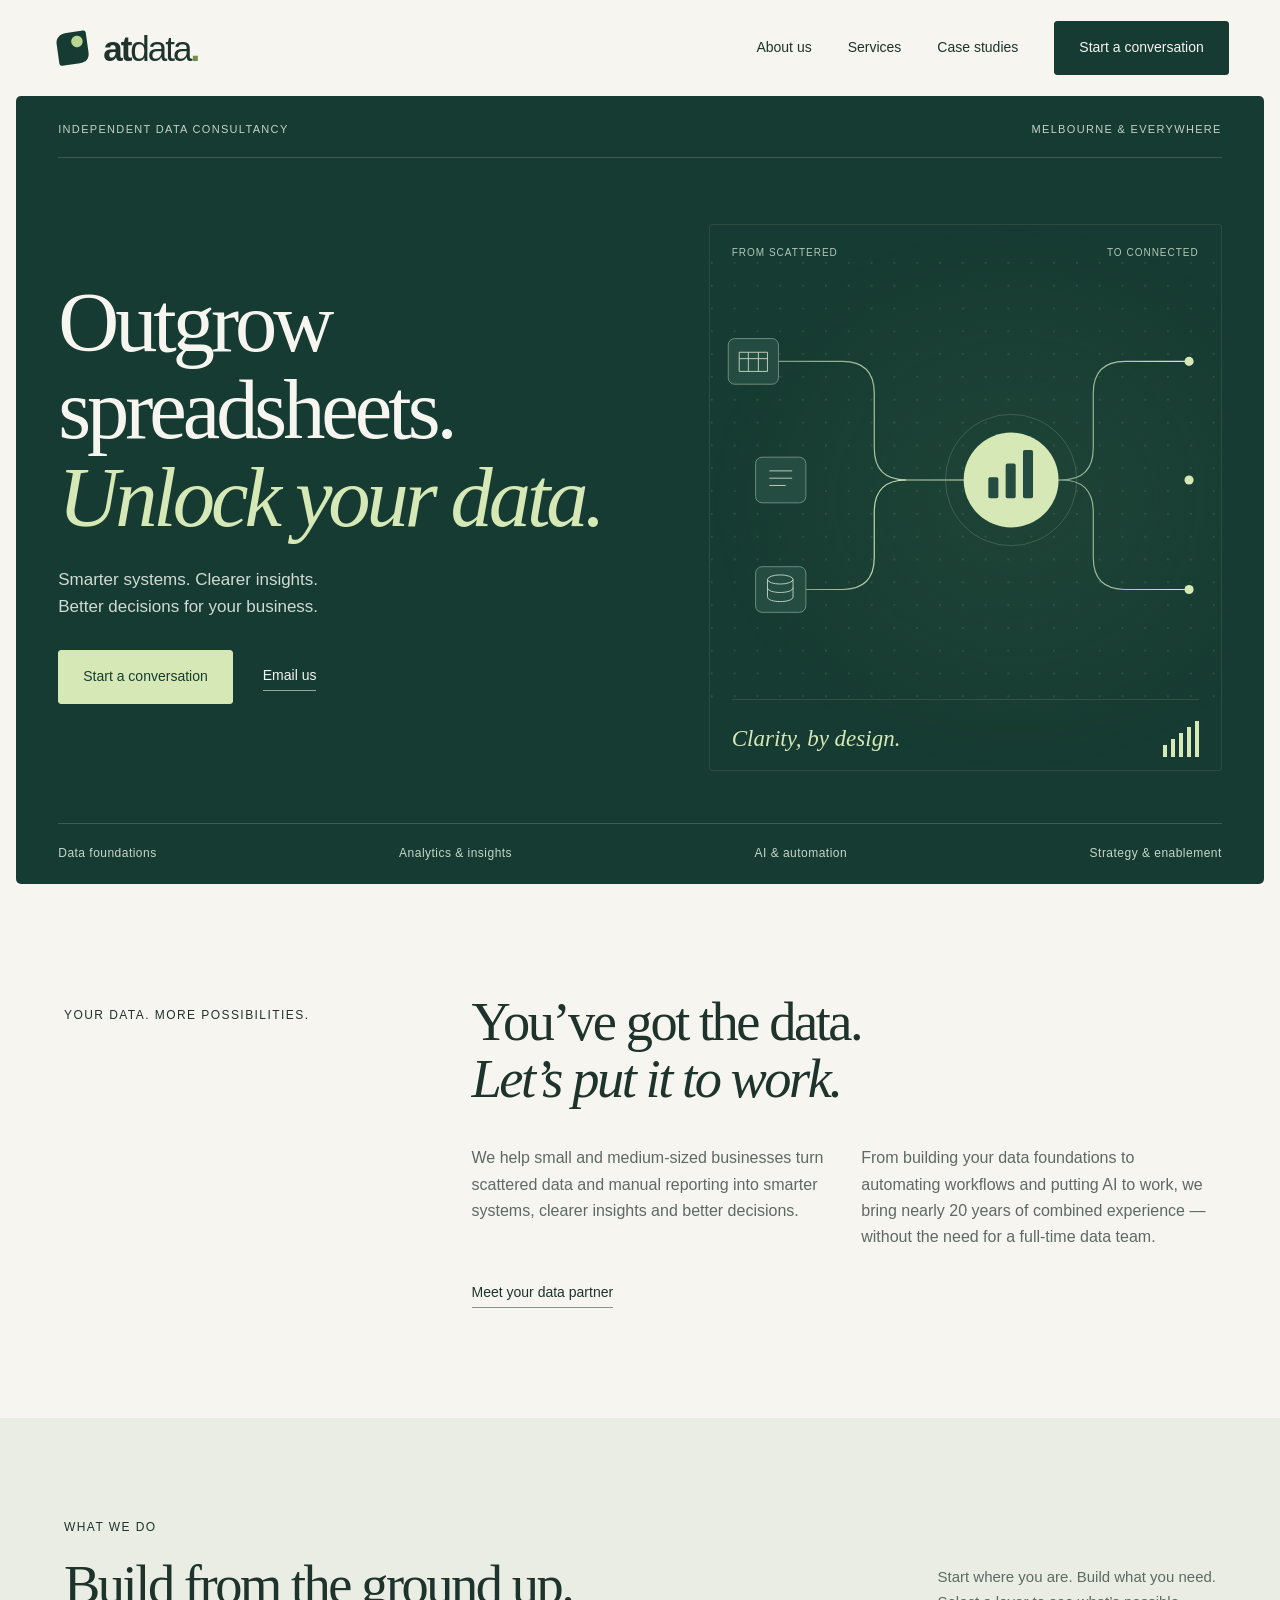
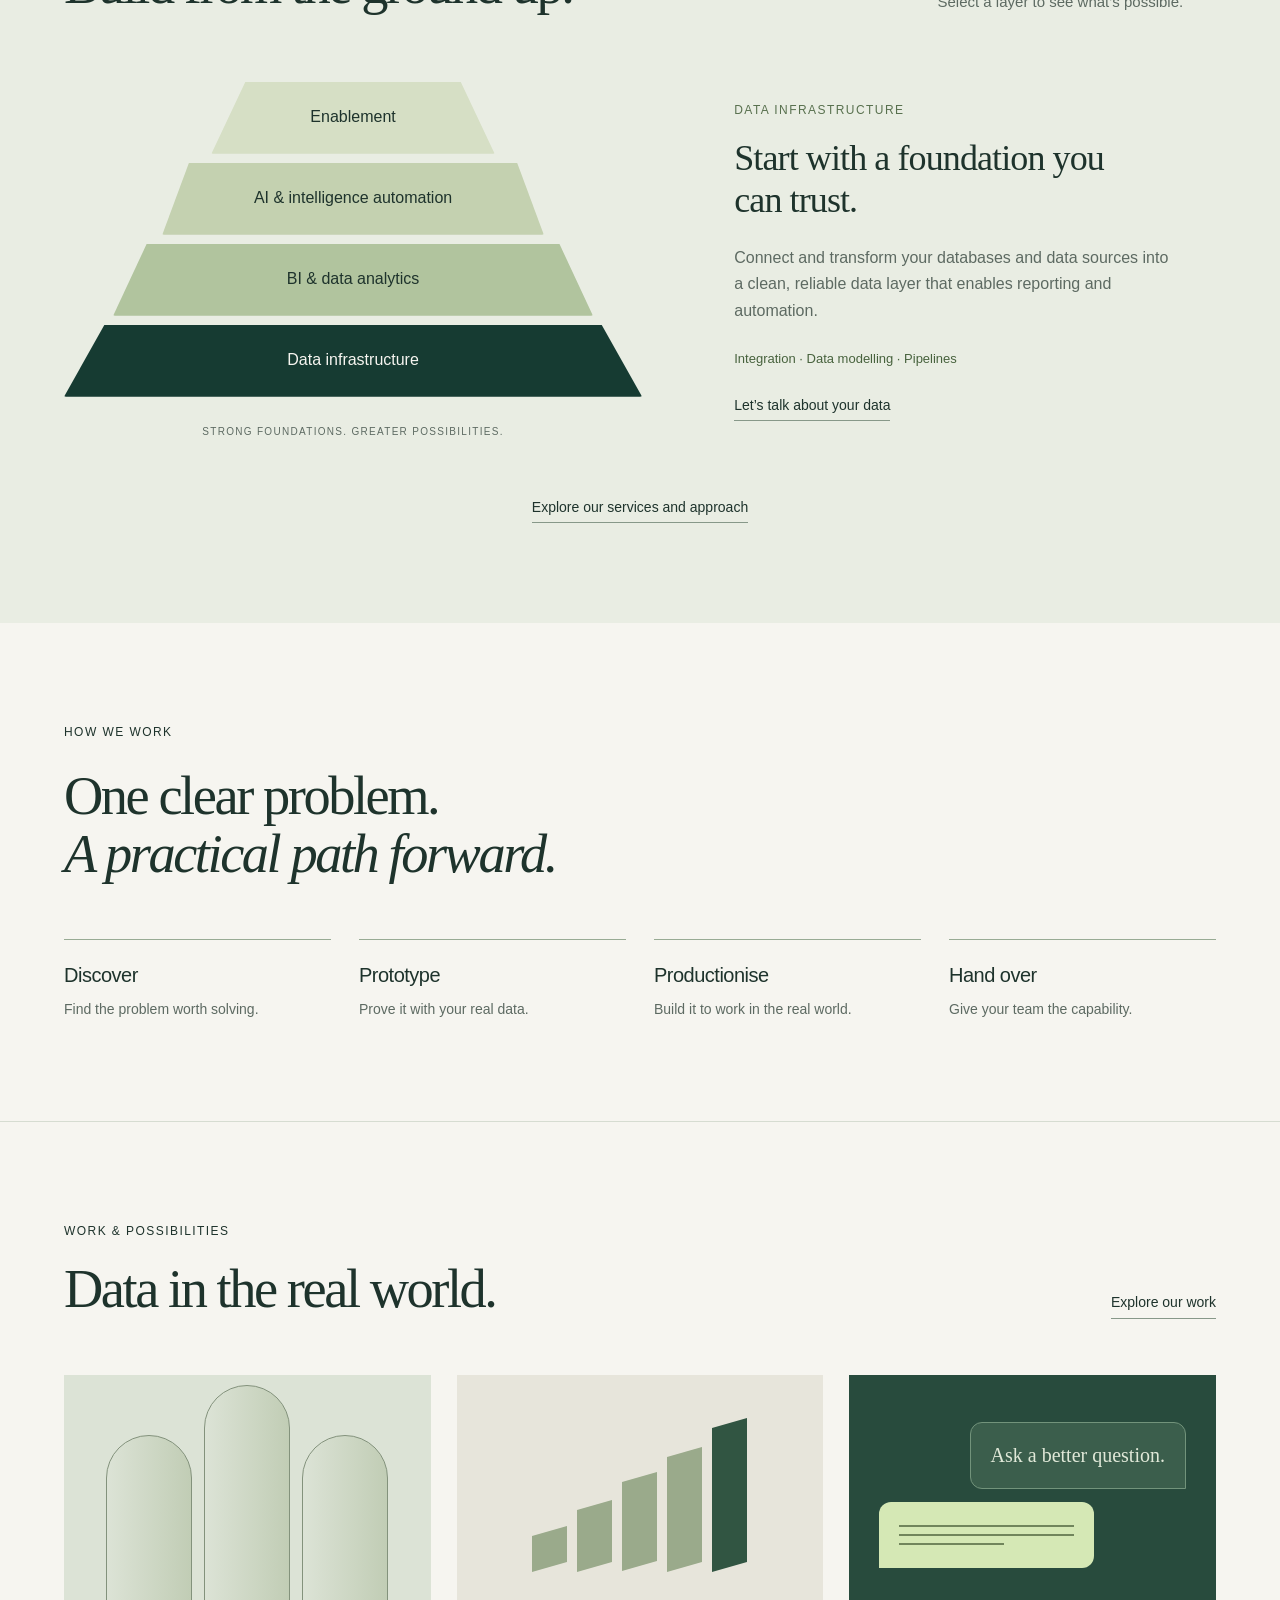
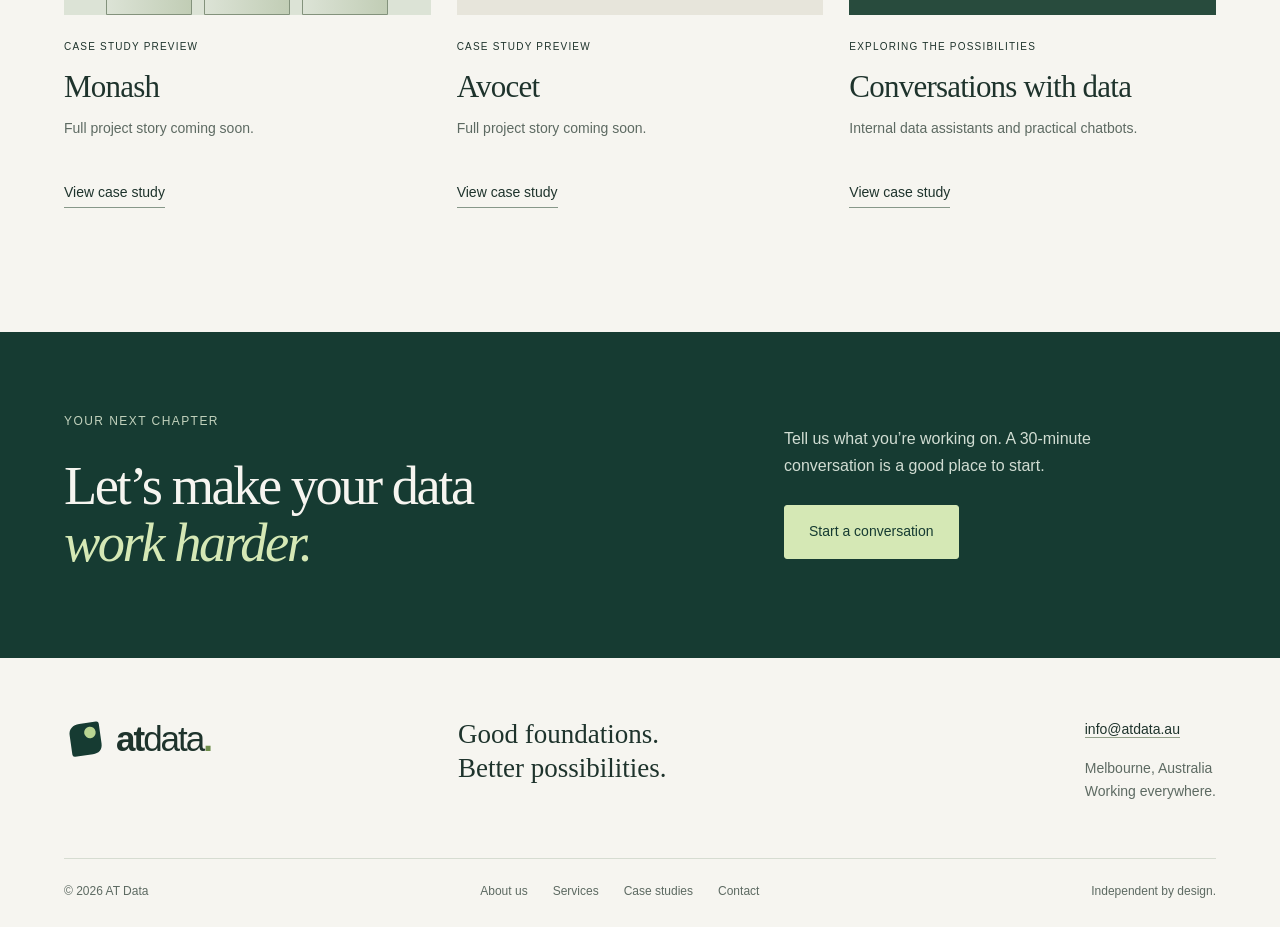
<file: index.html>
<!doctype html><html lang="en-AU"><head><meta charset="utf-8"><meta name="viewport" content="width=device-width, initial-scale=1"><title>AT Data — Outgrow spreadsheets. Unlock your data.</title><meta name="description" content="Independent Melbourne data consultancy helping small and medium-sized businesses with data foundations, analytics and practical AI."><meta name="theme-color" content="#163b32"><link rel="icon" href="./favicon.svg" type="image/svg+xml"><meta property="og:title" content="AT Data — Outgrow spreadsheets. Unlock your data."><meta property="og:description" content="Independent Melbourne data consultancy helping small and medium-sized businesses with data foundations, analytics and practical AI."><meta property="og:type" content="website"><link rel="stylesheet" href="./style.css"><script src="./case-studies.js" defer></script><script src="./site.js" defer></script></head><body><a class="skip" href="#main">Skip to content</a><header class="header"><a class="brand" href="./index.html" aria-label="AT Data home"><img class="logo-symbol" src="./logo.svg" alt="" width="42" height="42">at<span class="brand-light">data</span><span class="brand-period">.</span></a><button class="menu-toggle" aria-expanded="false" aria-controls="nav">Menu <span>+</span></button><nav id="nav" aria-label="Main navigation"><a href="./about.html" >About us</a><a href="./services.html" >Services</a><a href="./work.html" >Case studies</a><a class="button nav-cta" href="./contact.html">Start a conversation</a></nav></header><main id="main"><section class="hero"><div class="hero-top"><span class="eyebrow">INDEPENDENT DATA CONSULTANCY</span><span class="eyebrow">MELBOURNE & EVERYWHERE</span></div><div class="hero-grid"><div class="hero-copy"><h1>Outgrow<br>spreadsheets.<br><em>Unlock your data.</em></h1><p>Smarter systems. Clearer insights.<br>Better decisions for your business.</p><div class="button-row"><a class="button light" href="./contact.html">Start a conversation</a><a class="hero-email" href="mailto:info@atdata.au">Email us</a></div></div><div class="data-art" role="img" aria-label="Scattered data sources connecting into a clear, unified system"><div class="art-top"><span>FROM SCATTERED</span><span>TO CONNECTED</span></div><svg viewBox="0 0 560 480" aria-hidden="true"><defs><pattern id="dots" width="25" height="25" patternUnits="userSpaceOnUse"><circle cx="2" cy="2" r="1" fill="#aac1ae" opacity=".22"/></pattern><linearGradient id="line"><stop stop-color="#6d9282"/><stop offset="1" stop-color="#d9edb9"/></linearGradient></defs><rect width="560" height="480" fill="url(#dots)"/><g fill="none" stroke="url(#line)" stroke-width="1.3"><path d="M40 110H145Q180 110 180 145V205Q180 240 215 240H310"/><path d="M75 360H145Q180 360 180 325V275Q180 240 215 240"/><path d="M80 240H310"/><path d="M350 240H385Q420 240 420 205V145Q420 110 455 110H525"/><path d="M350 240H525"/><path d="M350 240H385Q420 240 420 275V325Q420 360 455 360H525"/></g><g fill="#244c40" stroke="#749381"><rect x="20" y="85" width="55" height="50" rx="7"/><rect x="50" y="215" width="55" height="50" rx="7"/><rect x="50" y="335" width="55" height="50" rx="7"/></g><g stroke="#c6d7c5" fill="none"><path d="M32 100h31v21H32zM32 107h31M42 100v21M53 100v21"/><path d="M65 230h25m-25 8h25m-25 8h18"/><ellipse cx="77" cy="349" rx="14" ry="5"/><path d="M63 349v19c0 7 28 7 28 0v-19M63 358c0 7 28 7 28 0"/></g><circle class="orbit" cx="330" cy="240" r="72" fill="none" stroke="#92b294" opacity=".3"/><circle cx="330" cy="240" r="52" fill="#d5e8b5"/><g fill="#244c40"><rect x="305" y="237" width="11" height="23" rx="2"/><rect x="324" y="222" width="11" height="38" rx="2"/><rect x="343" y="207" width="11" height="53" rx="2"/></g><g fill="#d5e8b5"><circle cx="525" cy="110" r="5"/><circle cx="525" cy="240" r="5"/><circle cx="525" cy="360" r="5"/></g></svg><div class="art-bottom"><span>Clarity, by design.</span><span class="mini-bars" aria-hidden="true"><i></i><i></i><i></i><i></i><i></i></span></div></div></div><div class="hero-bottom"><span>Data foundations</span><span>Analytics & insights</span><span>AI & automation</span><span>Strategy & enablement</span></div></section><section class="intro section"><span class="eyebrow">YOUR DATA. MORE POSSIBILITIES.</span><div><h2>You’ve got the data.<br><em>Let’s put it to work.</em></h2><div class="intro-columns"><p>We help small and medium-sized businesses turn scattered data and manual reporting into smarter systems, clearer insights and better decisions.</p><p>From building your data foundations to automating workflows and putting AI to work, we bring nearly 20 years of combined experience — without the need for a full-time data team.</p></div><a class="text-link" href="./about.html">Meet your data partner</a></div></section><section class="services-section section"><div class="section-heading"><div><span class="eyebrow">WHAT WE DO</span><h2>Build from the ground up.</h2></div><p>Start where you are. Build what you need.<br>Select a layer to see what’s possible.</p></div><div class="pyramid-layout"><div class="pyramid" aria-label="Explore our services, from enablement at the top to infrastructure at the base"><button class="tier tier-0" type="button" data-service="0" aria-pressed="false" aria-controls="service-detail">Enablement</button><button class="tier tier-1" type="button" data-service="1" aria-pressed="false" aria-controls="service-detail">AI & intelligence automation</button><button class="tier tier-2" type="button" data-service="2" aria-pressed="false" aria-controls="service-detail">BI & data analytics</button><button class="tier tier-3" type="button" data-service="3" aria-pressed="true" aria-controls="service-detail">Data infrastructure</button><span class="pyramid-caption">STRONG FOUNDATIONS. GREATER POSSIBILITIES.</span></div><div id="service-detail" class="service-detail" aria-live="polite"><span class="eyebrow" id="service-label">DATA INFRASTRUCTURE</span><h3 id="service-title">Start with a foundation you can trust.</h3><p id="service-copy">Connect and transform your databases and data sources into a clean, reliable data layer that enables reporting and automation.</p><p class="tags" id="service-tags">Integration · Data modelling · Pipelines</p><a class="text-link" id="service-contact" href="./contact.html?service=infrastructure">Let’s talk about your data</a></div></div><a class="text-link section-link" href="./services.html">Explore our services and approach</a></section><section class="approach-teaser section"><span class="eyebrow">HOW WE WORK</span><h2>One clear problem.<br><em>A practical path forward.</em></h2><div class="process-strip"><div><h3>Discover</h3><p>Find the problem worth solving.</p></div><div><h3>Prototype</h3><p>Prove it with your real data.</p></div><div><h3>Productionise</h3><p>Build it to work in the real world.</p></div><div><h3>Hand over</h3><p>Give your team the capability.</p></div></div></section><section class="section"><div class="section-heading"><div><span class="eyebrow">WORK & POSSIBILITIES</span><h2>Data in the real world.</h2></div><a class="text-link" href="./work.html">Explore our work</a></div><div class="work-grid"><article class="work-card"><button type="button" class="case-card-button" data-case="monash" aria-haspopup="dialog" aria-label="Read Monash case study"><div class="work-art art-monash" aria-hidden="true"><div class="arch"></div><div class="arch"></div><div class="arch"></div></div><div class="work-info"><span class="eyebrow">CASE STUDY PREVIEW</span><h3>Monash</h3><p>Full project story coming soon.</p><span class="text-link">View case study</span></div></button></article><article class="work-card"><button type="button" class="case-card-button" data-case="avocet" aria-haspopup="dialog" aria-label="Read Avocet case study"><div class="work-art art-avocet" aria-hidden="true"><span></span><span></span><span></span><span></span><span></span></div><div class="work-info"><span class="eyebrow">CASE STUDY PREVIEW</span><h3>Avocet</h3><p>Full project story coming soon.</p><span class="text-link">View case study</span></div></button></article><article class="work-card"><button type="button" class="case-card-button" data-case="chatbot" aria-haspopup="dialog" aria-label="Read Conversations with data case study"><div class="work-art art-chat" aria-hidden="true"><div class="chat-bubble">Ask a better question.</div><div class="chat-bubble answer"><i></i><i></i><i></i></div></div><div class="work-info"><span class="eyebrow">EXPLORING THE POSSIBILITIES</span><h3>Conversations with data</h3><p>Internal data assistants and practical chatbots.</p><span class="text-link">View case study</span></div></button></article></div></section><section class="cta section"><div><span class="eyebrow">YOUR NEXT CHAPTER</span><h2>Let’s make your data<br><em>work harder.</em></h2></div><div><p>Tell us what you’re working on. A 30-minute conversation is a good place to start.</p><a class="button light" href="./contact.html">Start a conversation</a></div></section></main><dialog class="case-dialog" id="case-dialog" aria-labelledby="case-title"><div class="case-dialog-toolbar"><span class="eyebrow">CASE STUDY · PREVIEW</span><button type="button" class="case-close" aria-label="Close case study">Close <span aria-hidden="true">×</span></button></div><div class="case-dialog-body"><div class="case-heading"><span class="eyebrow" id="case-category"></span><h2 id="case-title"></h2><p id="case-summary"></p></div><div class="case-gallery" id="case-gallery" aria-label="Project images"></div><div class="case-narrative" id="case-narrative"></div><div class="case-dialog-footer"><p>Have a similar challenge?</p><a class="button" id="case-contact" href="./contact.html">Start a conversation</a></div></div></dialog><footer class="footer"><div class="footer-top"><a class="brand" href="./index.html" aria-label="AT Data home"><img class="logo-symbol" src="./logo.svg" alt="" width="42" height="42">at<span class="brand-light">data</span><span class="brand-period">.</span></a><p>Good foundations.<br>Better possibilities.</p><div><a href="mailto:info@atdata.au">info@atdata.au</a><p>Melbourne, Australia<br>Working everywhere.</p></div></div><div class="footer-bottom"><span>© 2026 AT Data</span><div><a href="./about.html">About us</a><a href="./services.html">Services</a><a href="./work.html">Case studies</a><a href="./contact.html">Contact</a></div><span>Independent by design.</span></div></footer></body></html>
</file>
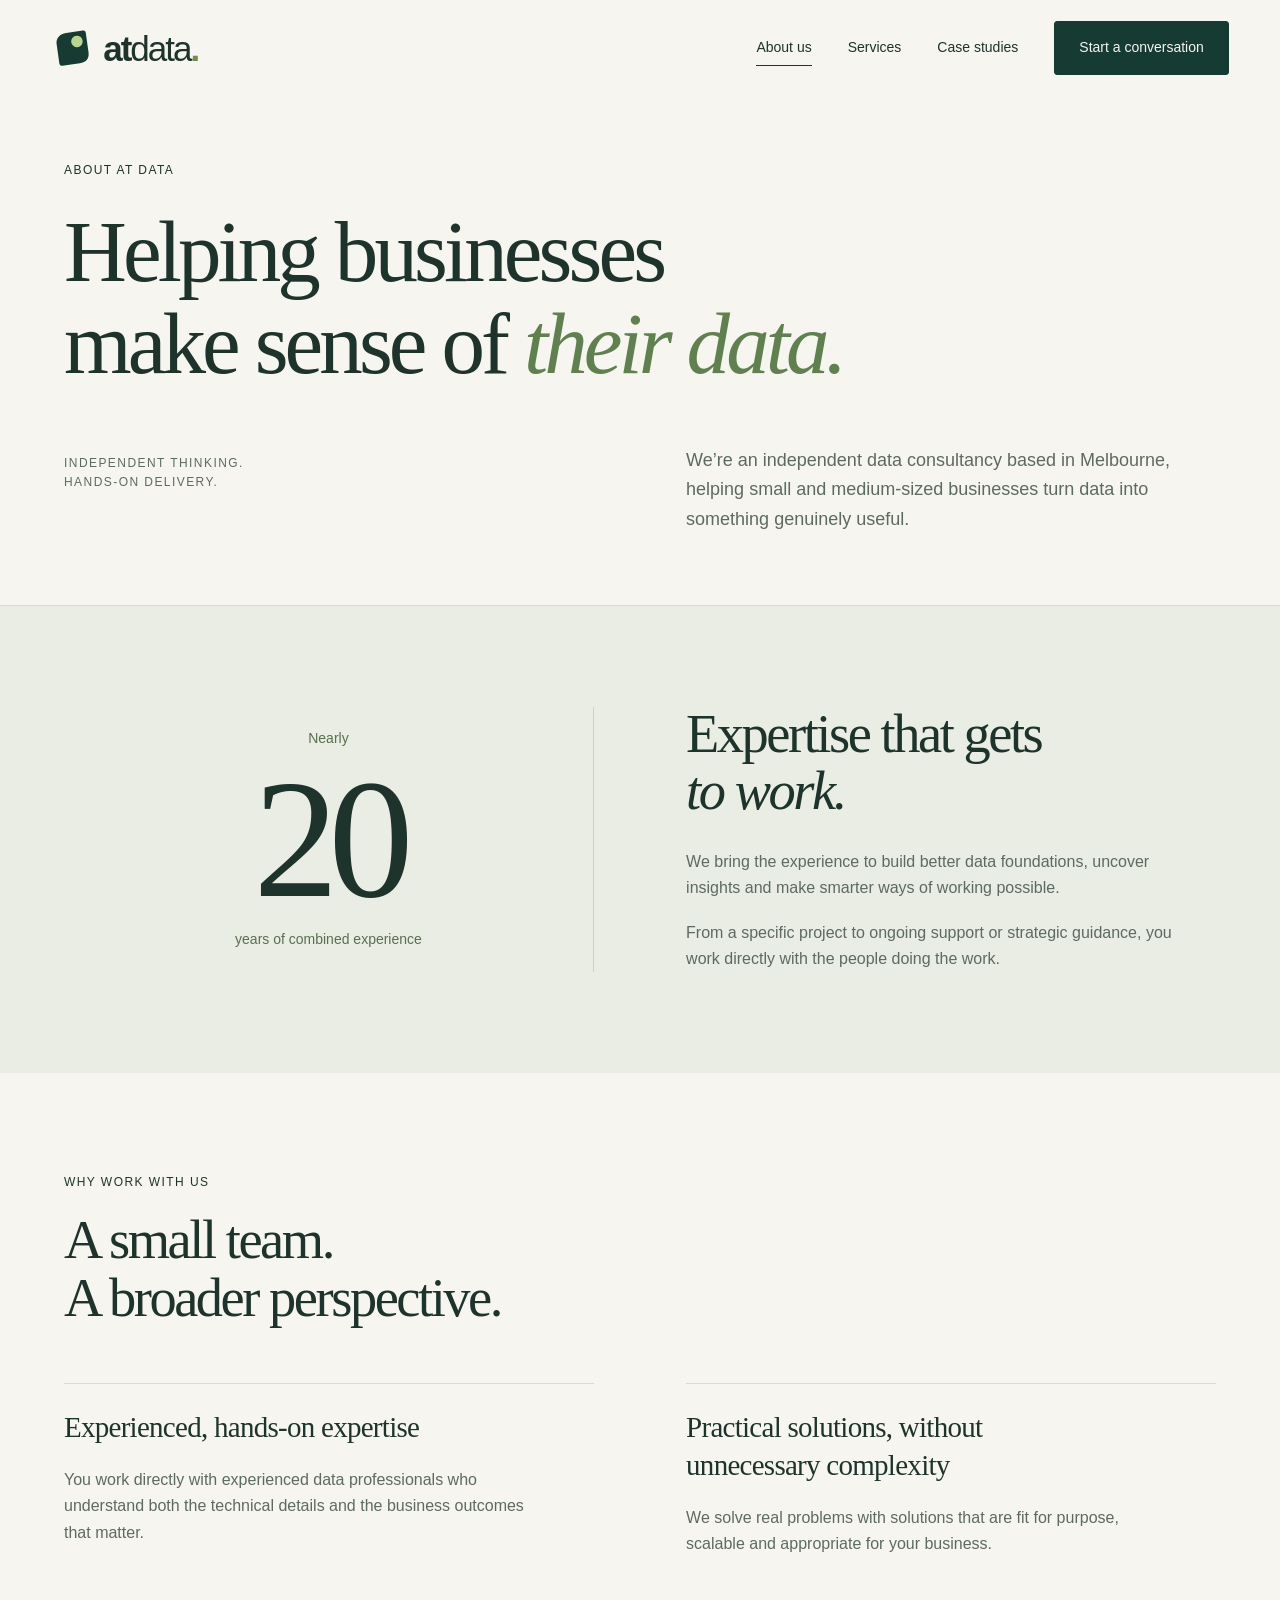
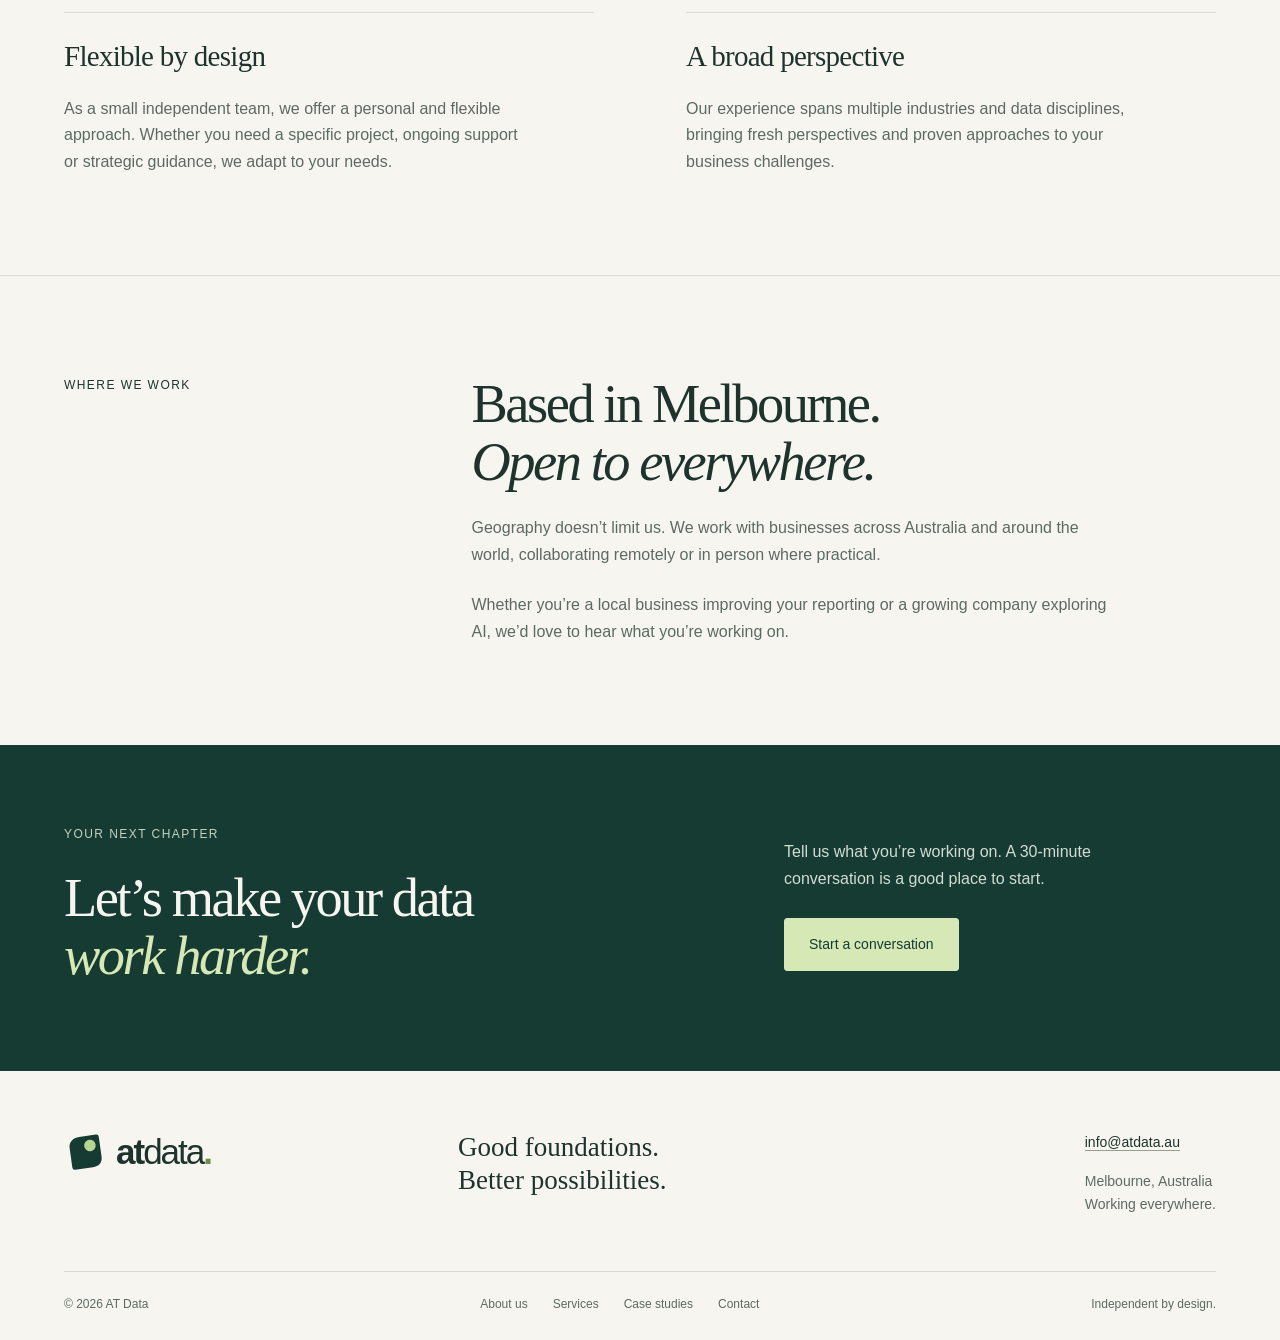
<file: about.html>
<!doctype html><html lang="en-AU"><head><meta charset="utf-8"><meta name="viewport" content="width=device-width, initial-scale=1"><title>About us — AT Data</title><meta name="description" content="An independent Melbourne data consultancy with nearly 20 years of combined experience."><meta name="theme-color" content="#163b32"><link rel="icon" href="./favicon.svg" type="image/svg+xml"><meta property="og:title" content="About us — AT Data"><meta property="og:description" content="An independent Melbourne data consultancy with nearly 20 years of combined experience."><meta property="og:type" content="website"><link rel="stylesheet" href="./style.css"><script src="./site.js" defer></script></head><body><a class="skip" href="#main">Skip to content</a><header class="header"><a class="brand" href="./index.html" aria-label="AT Data home"><img class="logo-symbol" src="./logo.svg" alt="" width="42" height="42">at<span class="brand-light">data</span><span class="brand-period">.</span></a><button class="menu-toggle" aria-expanded="false" aria-controls="nav">Menu <span>+</span></button><nav id="nav" aria-label="Main navigation"><a href="./about.html" aria-current=page>About us</a><a href="./services.html" >Services</a><a href="./work.html" >Case studies</a><a class="button nav-cta" href="./contact.html">Start a conversation</a></nav></header><main id="main"><section class="page-intro section"><span class="eyebrow">ABOUT AT DATA</span><h1>Helping businesses<br>make sense of <em>their data.</em></h1><div class="page-intro-bottom"><span class="small-note">INDEPENDENT THINKING.<br>HANDS-ON DELIVERY.</span><p>We’re an independent data consultancy based in Melbourne, helping small and medium-sized businesses turn data into something genuinely useful.</p></div></section><section class="about-feature section"><div class="experience"><span>Nearly</span><strong>20</strong><span>years of combined experience</span></div><div><h2>Expertise that gets<br><em>to work.</em></h2><p>We bring the experience to build better data foundations, uncover insights and make smarter ways of working possible.</p><p>From a specific project to ongoing support or strategic guidance, you work directly with the people doing the work.</p></div></section><section class="section"><div class="section-heading"><div><span class="eyebrow">WHY WORK WITH US</span><h2>A small team.<br>A broader perspective.</h2></div></div><div class="values"><article><h3>Experienced, hands-on expertise</h3><p>You work directly with experienced data professionals who understand both the technical details and the business outcomes that matter.</p></article><article><h3>Practical solutions, without unnecessary complexity</h3><p>We solve real problems with solutions that are fit for purpose, scalable and appropriate for your business.</p></article><article><h3>Flexible by design</h3><p>As a small independent team, we offer a personal and flexible approach. Whether you need a specific project, ongoing support or strategic guidance, we adapt to your needs.</p></article><article><h3>A broad perspective</h3><p>Our experience spans multiple industries and data disciplines, bringing fresh perspectives and proven approaches to your business challenges.</p></article></div></section><section class="location section"><span class="eyebrow">WHERE WE WORK</span><div><h2>Based in Melbourne.<br><em>Open to everywhere.</em></h2><p>Geography doesn’t limit us. We work with businesses across Australia and around the world, collaborating remotely or in person where practical.</p><p>Whether you’re a local business improving your reporting or a growing company exploring AI, we’d love to hear what you’re working on.</p></div></section><section class="cta section"><div><span class="eyebrow">YOUR NEXT CHAPTER</span><h2>Let’s make your data<br><em>work harder.</em></h2></div><div><p>Tell us what you’re working on. A 30-minute conversation is a good place to start.</p><a class="button light" href="./contact.html">Start a conversation</a></div></section></main><footer class="footer"><div class="footer-top"><a class="brand" href="./index.html" aria-label="AT Data home"><img class="logo-symbol" src="./logo.svg" alt="" width="42" height="42">at<span class="brand-light">data</span><span class="brand-period">.</span></a><p>Good foundations.<br>Better possibilities.</p><div><a href="mailto:info@atdata.au">info@atdata.au</a><p>Melbourne, Australia<br>Working everywhere.</p></div></div><div class="footer-bottom"><span>© 2026 AT Data</span><div><a href="./about.html">About us</a><a href="./services.html">Services</a><a href="./work.html">Case studies</a><a href="./contact.html">Contact</a></div><span>Independent by design.</span></div></footer></body></html>
</file>
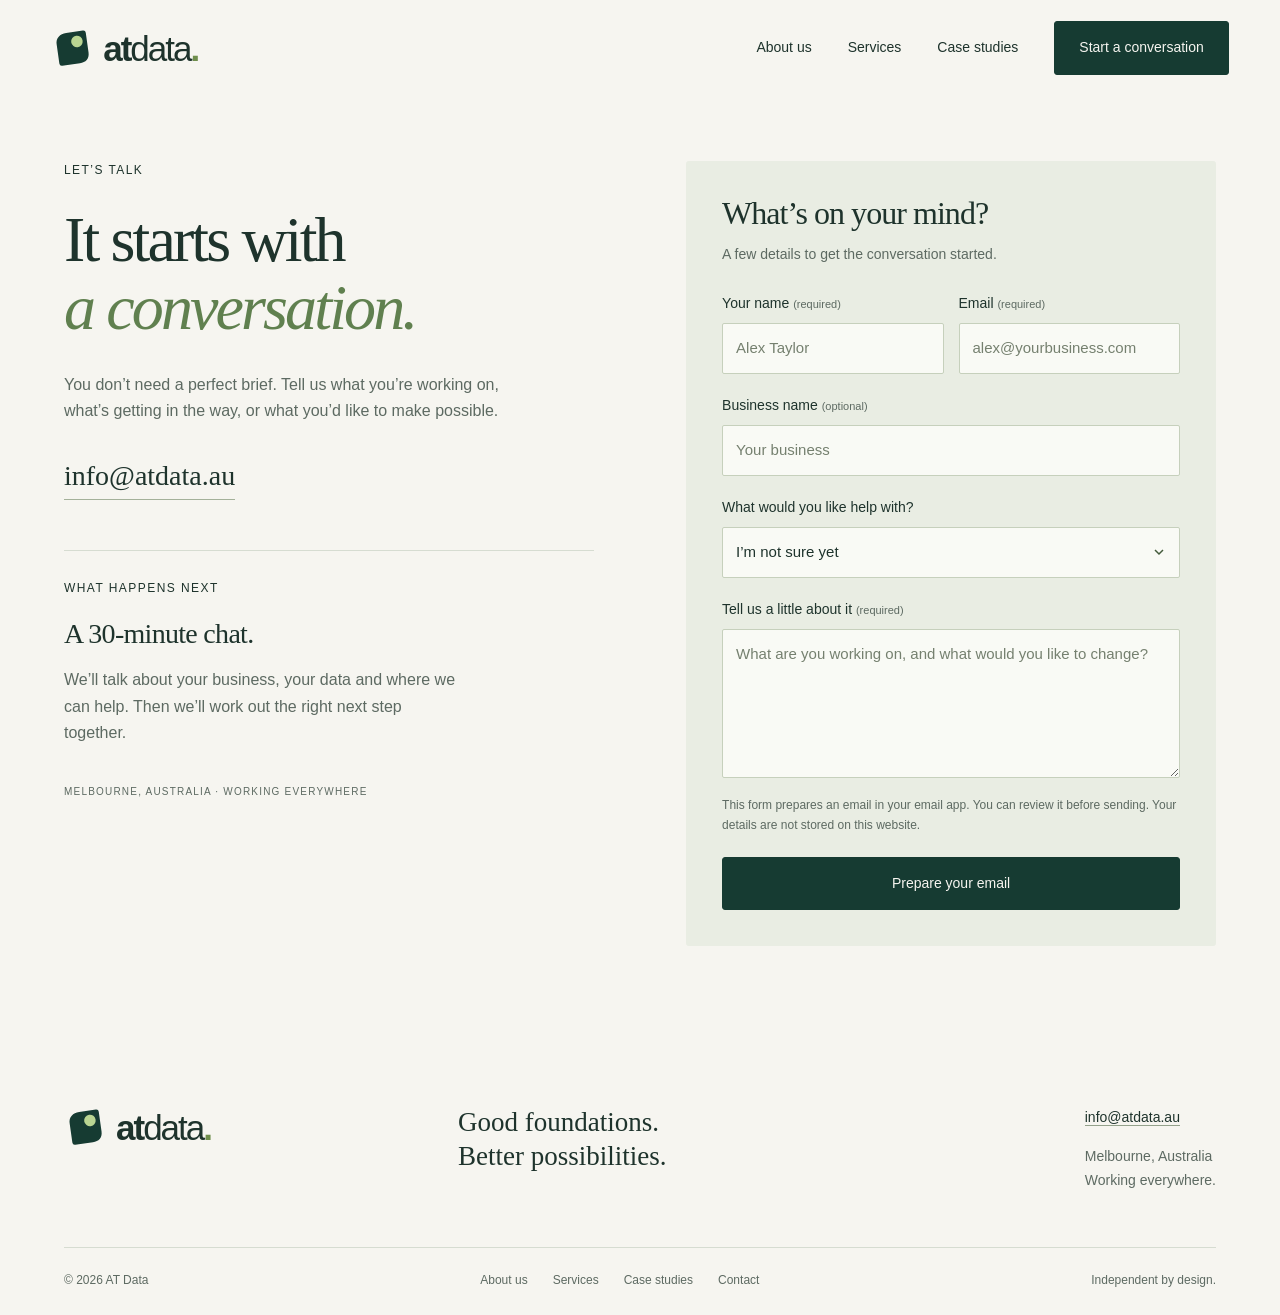
<file: contact.html>
<!doctype html><html lang="en-AU"><head><meta charset="utf-8"><meta name="viewport" content="width=device-width, initial-scale=1"><title>Start a conversation — AT Data</title><meta name="description" content="Tell us about your data challenge. Email info@atdata.au and arrange a 30-minute conversation."><meta name="theme-color" content="#163b32"><link rel="icon" href="./favicon.svg" type="image/svg+xml"><meta property="og:title" content="Start a conversation — AT Data"><meta property="og:description" content="Tell us about your data challenge. Email info@atdata.au and arrange a 30-minute conversation."><meta property="og:type" content="website"><link rel="stylesheet" href="./style.css"><script src="./site.js" defer></script></head><body><a class="skip" href="#main">Skip to content</a><header class="header"><a class="brand" href="./index.html" aria-label="AT Data home"><img class="logo-symbol" src="./logo.svg" alt="" width="42" height="42">at<span class="brand-light">data</span><span class="brand-period">.</span></a><button class="menu-toggle" aria-expanded="false" aria-controls="nav">Menu <span>+</span></button><nav id="nav" aria-label="Main navigation"><a href="./about.html" >About us</a><a href="./services.html" >Services</a><a href="./work.html" >Case studies</a><a class="button nav-cta" href="./contact.html">Start a conversation</a></nav></header><main id="main"><section class="contact-section section"><div class="contact-copy"><span class="eyebrow">LET’S TALK</span><h1>It starts with<br><em>a conversation.</em></h1><p>You don’t need a perfect brief. Tell us what you’re working on, what’s getting in the way, or what you’d like to make possible.</p><a class="contact-email" href="mailto:info@atdata.au">info@atdata.au</a><div class="contact-next"><span class="eyebrow">WHAT HAPPENS NEXT</span><h3>A 30-minute chat.</h3><p>We’ll talk about your business, your data and where we can help. Then we’ll work out the right next step together.</p><span class="small-note">MELBOURNE, AUSTRALIA · WORKING EVERYWHERE</span></div></div><form id="contact-form" class="contact-form"><h2>What’s on your mind?</h2><p class="form-intro">A few details to get the conversation started.</p><div class="form-grid"><div><label for="name">Your name <span>(required)</span></label><input id="name" name="name" autocomplete="name" required maxlength="120" placeholder="Alex Taylor"></div><div><label for="email">Email <span>(required)</span></label><input id="email" name="email" type="email" autocomplete="email" required maxlength="180" placeholder="alex@yourbusiness.com"></div></div><label for="company">Business name <span>(optional)</span></label><input id="company" name="company" autocomplete="organization" maxlength="180" placeholder="Your business"><label for="service">What would you like help with?</label><select id="service" name="service"><option value="unsure">I’m not sure yet</option value="infrastructure">Data infrastructure</option><option value="analytics">BI & data analytics</option><option value="ai">AI & intelligence automation</option><option value="enablement">Strategy & enablement</option></select><label for="message">Tell us a little about it <span>(required)</span></label><textarea id="message" name="message" required rows="5" maxlength="4000" placeholder="What are you working on, and what would you like to change?"></textarea><p class="form-note">This form prepares an email in your email app. You can review it before sending. Your details are not stored on this website.</p><button type="submit" class="button">Prepare your email</button><div id="form-status" role="status"></div><noscript><p>Please email <a href="mailto:info@atdata.au">info@atdata.au</a> directly.</p></noscript></form></section></main><footer class="footer"><div class="footer-top"><a class="brand" href="./index.html" aria-label="AT Data home"><img class="logo-symbol" src="./logo.svg" alt="" width="42" height="42">at<span class="brand-light">data</span><span class="brand-period">.</span></a><p>Good foundations.<br>Better possibilities.</p><div><a href="mailto:info@atdata.au">info@atdata.au</a><p>Melbourne, Australia<br>Working everywhere.</p></div></div><div class="footer-bottom"><span>© 2026 AT Data</span><div><a href="./about.html">About us</a><a href="./services.html">Services</a><a href="./work.html">Case studies</a><a href="./contact.html">Contact</a></div><span>Independent by design.</span></div></footer></body></html>
</file>
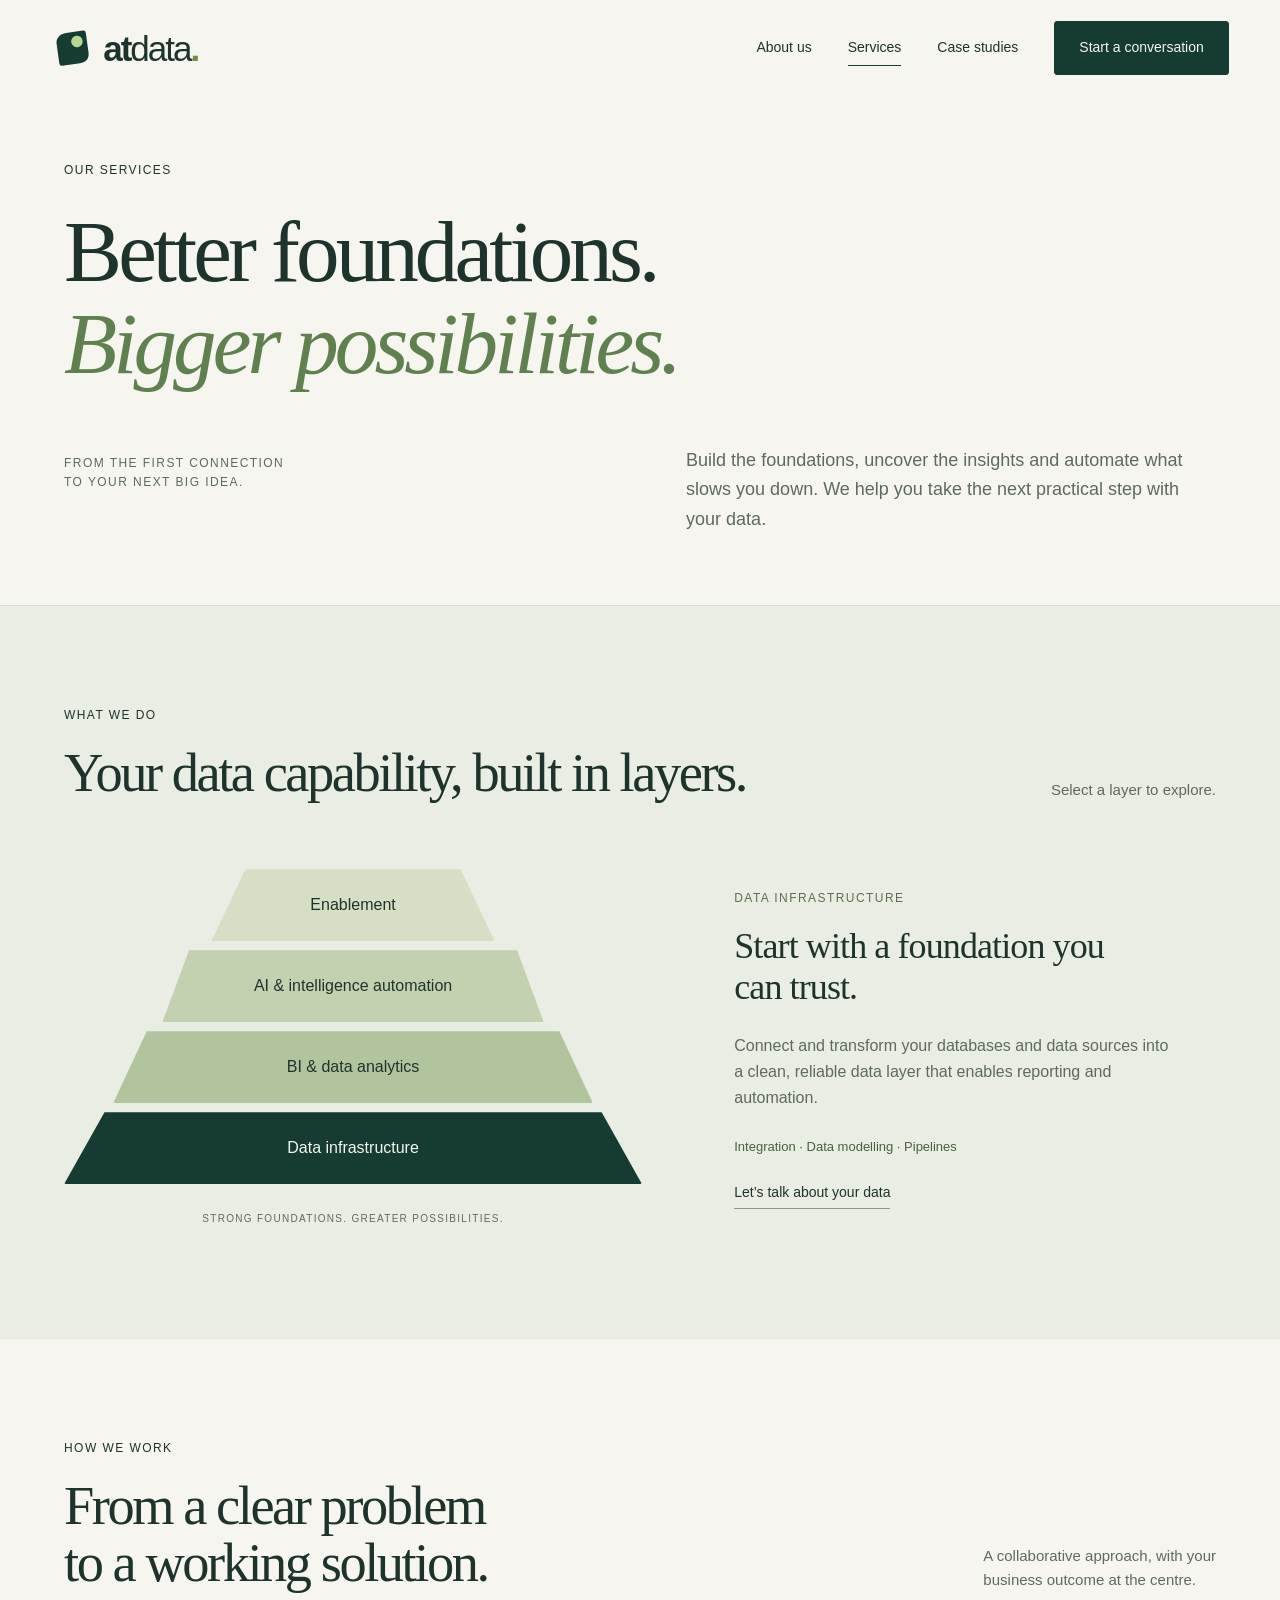
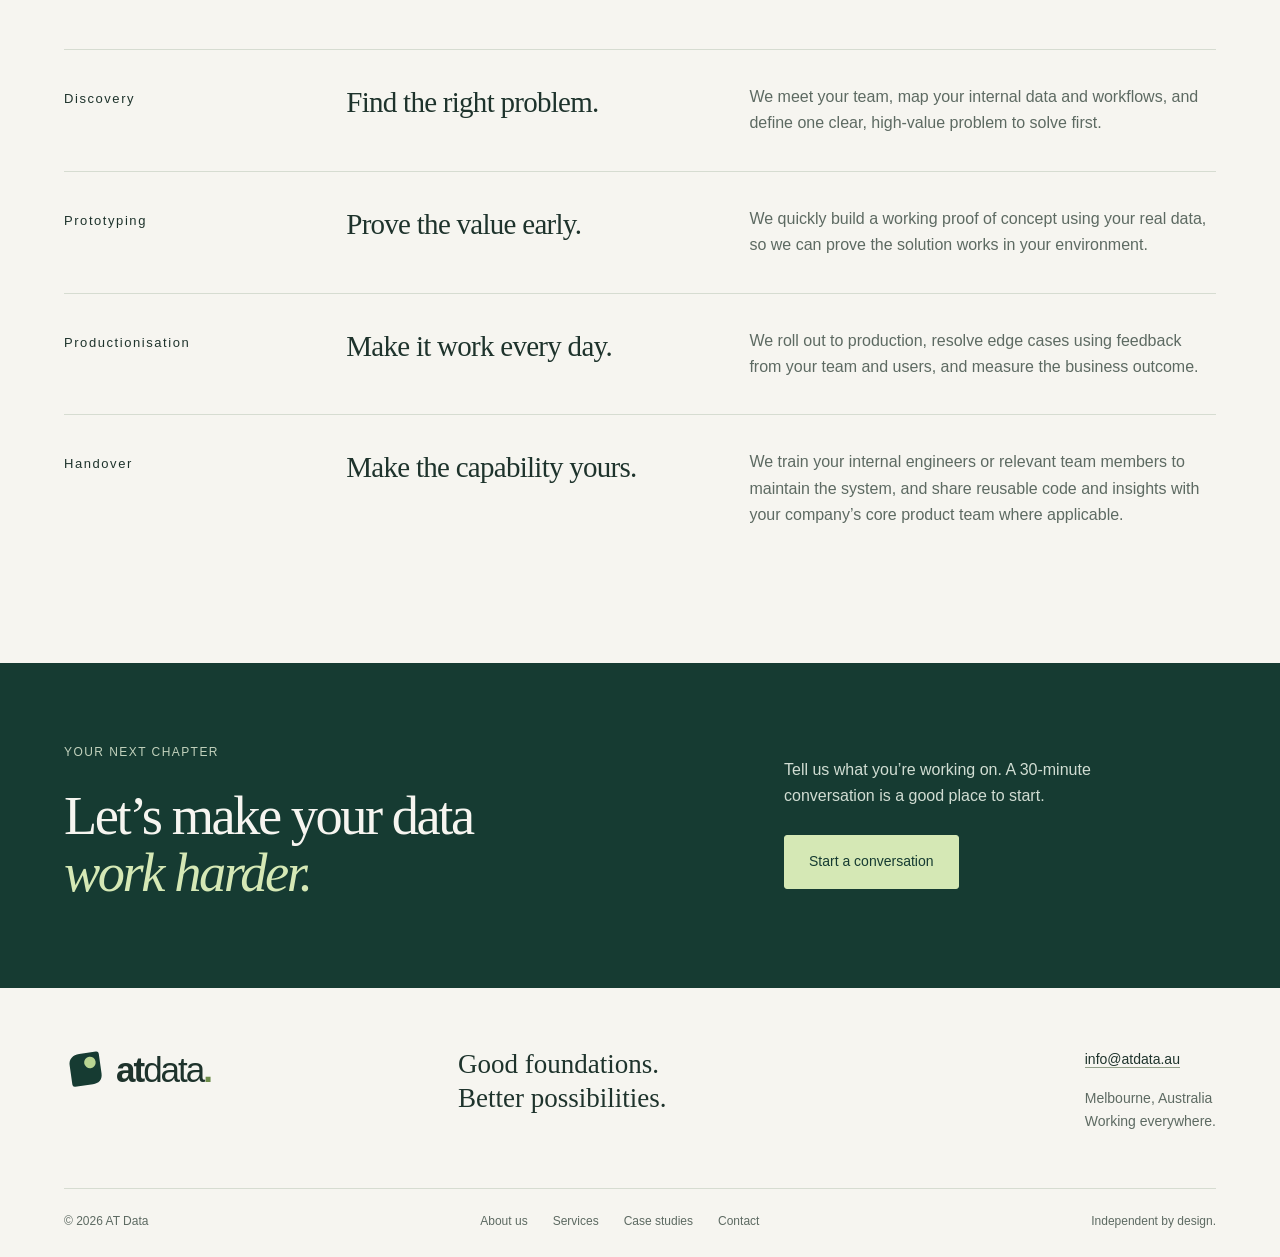
<file: services.html>
<!doctype html><html lang="en-AU"><head><meta charset="utf-8"><meta name="viewport" content="width=device-width, initial-scale=1"><title>Services — AT Data</title><meta name="description" content="Data infrastructure, BI and analytics, AI automation and enablement. Practical support from discovery to handover."><meta name="theme-color" content="#163b32"><link rel="icon" href="./favicon.svg" type="image/svg+xml"><meta property="og:title" content="Services — AT Data"><meta property="og:description" content="Data infrastructure, BI and analytics, AI automation and enablement. Practical support from discovery to handover."><meta property="og:type" content="website"><link rel="stylesheet" href="./style.css"><script src="./site.js" defer></script></head><body><a class="skip" href="#main">Skip to content</a><header class="header"><a class="brand" href="./index.html" aria-label="AT Data home"><img class="logo-symbol" src="./logo.svg" alt="" width="42" height="42">at<span class="brand-light">data</span><span class="brand-period">.</span></a><button class="menu-toggle" aria-expanded="false" aria-controls="nav">Menu <span>+</span></button><nav id="nav" aria-label="Main navigation"><a href="./about.html" >About us</a><a href="./services.html" aria-current=page>Services</a><a href="./work.html" >Case studies</a><a class="button nav-cta" href="./contact.html">Start a conversation</a></nav></header><main id="main"><section class="page-intro section"><span class="eyebrow">OUR SERVICES</span><h1>Better foundations.<br><em>Bigger possibilities.</em></h1><div class="page-intro-bottom"><span class="small-note">FROM THE FIRST CONNECTION<br>TO YOUR NEXT BIG IDEA.</span><p>Build the foundations, uncover the insights and automate what slows you down. We help you take the next practical step with your data.</p></div></section><section class="section services-section"><div class="section-heading"><div><span class="eyebrow">WHAT WE DO</span><h2>Your data capability, built in layers.</h2></div><p>Select a layer to explore.</p></div><div class="pyramid-layout"><div class="pyramid" aria-label="Explore our services, from enablement at the top to infrastructure at the base"><button class="tier tier-0" type="button" data-service="0" aria-pressed="false" aria-controls="service-detail">Enablement</button><button class="tier tier-1" type="button" data-service="1" aria-pressed="false" aria-controls="service-detail">AI & intelligence automation</button><button class="tier tier-2" type="button" data-service="2" aria-pressed="false" aria-controls="service-detail">BI & data analytics</button><button class="tier tier-3" type="button" data-service="3" aria-pressed="true" aria-controls="service-detail">Data infrastructure</button><span class="pyramid-caption">STRONG FOUNDATIONS. GREATER POSSIBILITIES.</span></div><div id="service-detail" class="service-detail" aria-live="polite"><span class="eyebrow" id="service-label">DATA INFRASTRUCTURE</span><h3 id="service-title">Start with a foundation you can trust.</h3><p id="service-copy">Connect and transform your databases and data sources into a clean, reliable data layer that enables reporting and automation.</p><p class="tags" id="service-tags">Integration · Data modelling · Pipelines</p><a class="text-link" id="service-contact" href="./contact.html?service=infrastructure">Let’s talk about your data</a></div></div><noscript><div class="values"><article><h3>Enablement</h3><p>Build long-term data capabilities through data strategy, governance frameworks, data quality, documentation and training workshops.</p></article><article><h3>AI & intelligence automation</h3><p>Identify practical opportunities for generative AI. Build tailored agents, search systems and workflows tuned specifically to your business.</p></article><article><h3>BI & data analytics</h3><p>Surface actionable insights through dashboards, automated reporting, alerts, KPI tracking and self-service analytics. Make better decisions with A/B testing, statistical analysis and conversion optimisation.</p></article><article><h3>Data infrastructure</h3><p>Connect and transform your databases and data sources into a clean, reliable data layer that enables reporting and automation.</p></article></div></noscript></section><section class="section"><div class="section-heading"><div><span class="eyebrow">HOW WE WORK</span><h2>From a clear problem<br>to a working solution.</h2></div><p>A collaborative approach, with your<br>business outcome at the centre.</p></div><div class="process-list"><article><span class="eyebrow">Discovery</span><h3>Find the right problem.</h3><p>We meet your team, map your internal data and workflows, and define one clear, high-value problem to solve first.</p></article><article><span class="eyebrow">Prototyping</span><h3>Prove the value early.</h3><p>We quickly build a working proof of concept using your real data, so we can prove the solution works in your environment.</p></article><article><span class="eyebrow">Productionisation</span><h3>Make it work every day.</h3><p>We roll out to production, resolve edge cases using feedback from your team and users, and measure the business outcome.</p></article><article><span class="eyebrow">Handover</span><h3>Make the capability yours.</h3><p>We train your internal engineers or relevant team members to maintain the system, and share reusable code and insights with your company’s core product team where applicable.</p></article></div></section><section class="cta section"><div><span class="eyebrow">YOUR NEXT CHAPTER</span><h2>Let’s make your data<br><em>work harder.</em></h2></div><div><p>Tell us what you’re working on. A 30-minute conversation is a good place to start.</p><a class="button light" href="./contact.html">Start a conversation</a></div></section></main><footer class="footer"><div class="footer-top"><a class="brand" href="./index.html" aria-label="AT Data home"><img class="logo-symbol" src="./logo.svg" alt="" width="42" height="42">at<span class="brand-light">data</span><span class="brand-period">.</span></a><p>Good foundations.<br>Better possibilities.</p><div><a href="mailto:info@atdata.au">info@atdata.au</a><p>Melbourne, Australia<br>Working everywhere.</p></div></div><div class="footer-bottom"><span>© 2026 AT Data</span><div><a href="./about.html">About us</a><a href="./services.html">Services</a><a href="./work.html">Case studies</a><a href="./contact.html">Contact</a></div><span>Independent by design.</span></div></footer></body></html>
</file>
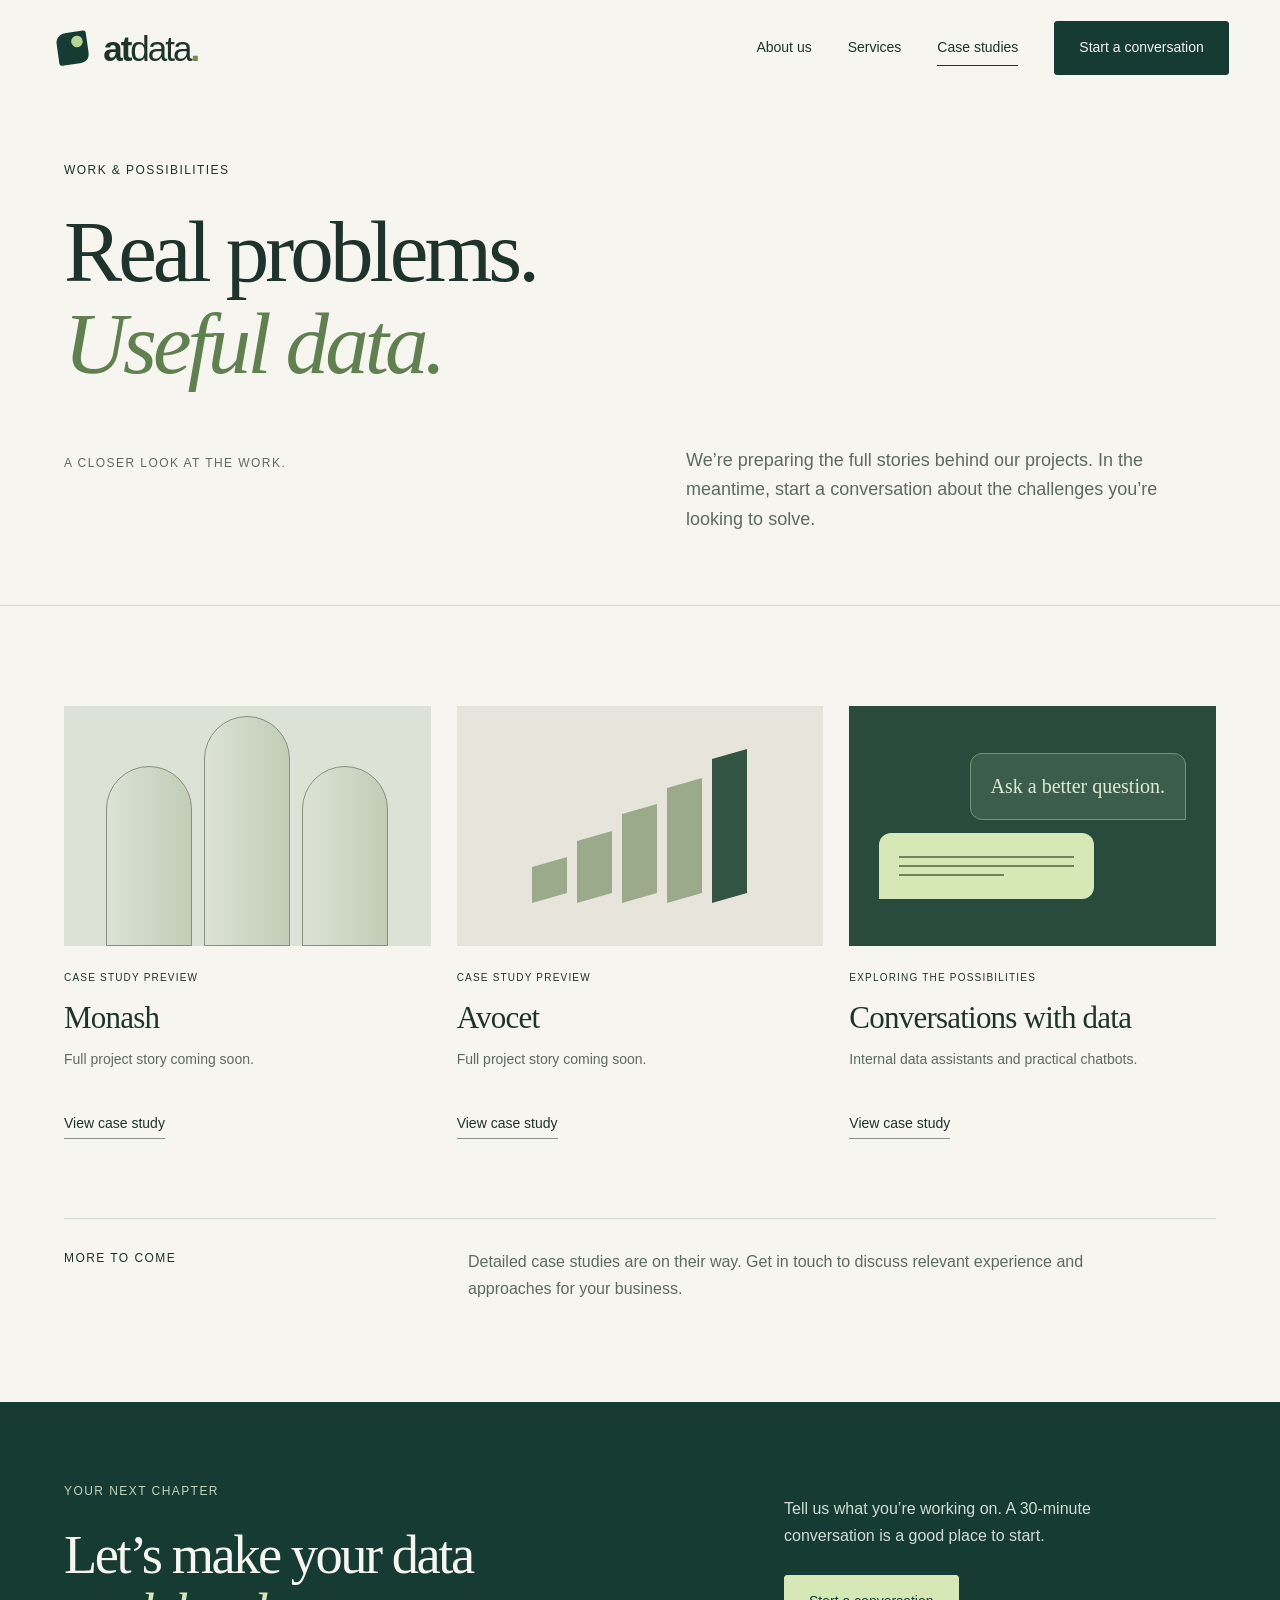
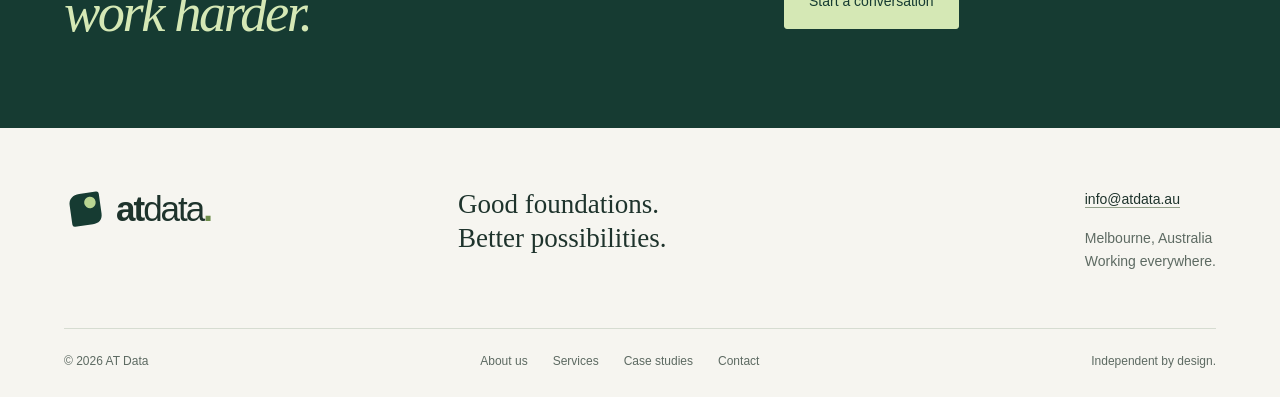
<file: work.html>
<!doctype html><html lang="en-AU"><head><meta charset="utf-8"><meta name="viewport" content="width=device-width, initial-scale=1"><title>Case studies — AT Data</title><meta name="description" content="Explore AT Data’s work and the possibilities of practical data and AI solutions."><meta name="theme-color" content="#163b32"><link rel="icon" href="./favicon.svg" type="image/svg+xml"><meta property="og:title" content="Case studies — AT Data"><meta property="og:description" content="Explore AT Data’s work and the possibilities of practical data and AI solutions."><meta property="og:type" content="website"><link rel="stylesheet" href="./style.css"><script src="./case-studies.js" defer></script><script src="./site.js" defer></script></head><body><a class="skip" href="#main">Skip to content</a><header class="header"><a class="brand" href="./index.html" aria-label="AT Data home"><img class="logo-symbol" src="./logo.svg" alt="" width="42" height="42">at<span class="brand-light">data</span><span class="brand-period">.</span></a><button class="menu-toggle" aria-expanded="false" aria-controls="nav">Menu <span>+</span></button><nav id="nav" aria-label="Main navigation"><a href="./about.html" >About us</a><a href="./services.html" >Services</a><a href="./work.html" aria-current=page>Case studies</a><a class="button nav-cta" href="./contact.html">Start a conversation</a></nav></header><main id="main"><section class="page-intro section"><span class="eyebrow">WORK & POSSIBILITIES</span><h1>Real problems.<br><em>Useful data.</em></h1><div class="page-intro-bottom"><span class="small-note">A CLOSER LOOK AT THE WORK.</span><p>We’re preparing the full stories behind our projects. In the meantime, start a conversation about the challenges you’re looking to solve.</p></div></section><section class="section work-page"><div class="work-grid"><article class="work-card"><button type="button" class="case-card-button" data-case="monash" aria-haspopup="dialog" aria-label="Read Monash case study"><div class="work-art art-monash" aria-hidden="true"><div class="arch"></div><div class="arch"></div><div class="arch"></div></div><div class="work-info"><span class="eyebrow">CASE STUDY PREVIEW</span><h3>Monash</h3><p>Full project story coming soon.</p><span class="text-link">View case study</span></div></button></article><article class="work-card"><button type="button" class="case-card-button" data-case="avocet" aria-haspopup="dialog" aria-label="Read Avocet case study"><div class="work-art art-avocet" aria-hidden="true"><span></span><span></span><span></span><span></span><span></span></div><div class="work-info"><span class="eyebrow">CASE STUDY PREVIEW</span><h3>Avocet</h3><p>Full project story coming soon.</p><span class="text-link">View case study</span></div></button></article><article class="work-card"><button type="button" class="case-card-button" data-case="chatbot" aria-haspopup="dialog" aria-label="Read Conversations with data case study"><div class="work-art art-chat" aria-hidden="true"><div class="chat-bubble">Ask a better question.</div><div class="chat-bubble answer"><i></i><i></i><i></i></div></div><div class="work-info"><span class="eyebrow">EXPLORING THE POSSIBILITIES</span><h3>Conversations with data</h3><p>Internal data assistants and practical chatbots.</p><span class="text-link">View case study</span></div></button></article></div><div class="editorial-note"><span class="eyebrow">MORE TO COME</span><p>Detailed case studies are on their way. Get in touch to discuss relevant experience and approaches for your business.</p></div></section><section class="cta section"><div><span class="eyebrow">YOUR NEXT CHAPTER</span><h2>Let’s make your data<br><em>work harder.</em></h2></div><div><p>Tell us what you’re working on. A 30-minute conversation is a good place to start.</p><a class="button light" href="./contact.html">Start a conversation</a></div></section></main><dialog class="case-dialog" id="case-dialog" aria-labelledby="case-title"><div class="case-dialog-toolbar"><span class="eyebrow">CASE STUDY · PREVIEW</span><button type="button" class="case-close" aria-label="Close case study">Close <span aria-hidden="true">×</span></button></div><div class="case-dialog-body"><div class="case-heading"><span class="eyebrow" id="case-category"></span><h2 id="case-title"></h2><p id="case-summary"></p></div><div class="case-gallery" id="case-gallery" aria-label="Project images"></div><div class="case-narrative" id="case-narrative"></div><div class="case-dialog-footer"><p>Have a similar challenge?</p><a class="button" id="case-contact" href="./contact.html">Start a conversation</a></div></div></dialog><footer class="footer"><div class="footer-top"><a class="brand" href="./index.html" aria-label="AT Data home"><img class="logo-symbol" src="./logo.svg" alt="" width="42" height="42">at<span class="brand-light">data</span><span class="brand-period">.</span></a><p>Good foundations.<br>Better possibilities.</p><div><a href="mailto:info@atdata.au">info@atdata.au</a><p>Melbourne, Australia<br>Working everywhere.</p></div></div><div class="footer-bottom"><span>© 2026 AT Data</span><div><a href="./about.html">About us</a><a href="./services.html">Services</a><a href="./work.html">Case studies</a><a href="./contact.html">Contact</a></div><span>Independent by design.</span></div></footer></body></html>
</file>
<file: style.css>
:root{--paper:#f6f5f0;--ink:#1e332c;--green:#163b32;--muted:#5d6a62;--line:#d6dcd1;--lime:#d5e8b5;--serif:Georgia,'Times New Roman',serif;--sans:Arial,Helvetica,sans-serif}*{box-sizing:border-box}html{scroll-behavior:smooth}body{margin:0;background:var(--paper);color:var(--ink);font-family:var(--sans);font-size:16px;line-height:1.65}a{color:inherit;text-decoration:none}button,input,select,textarea{font:inherit}button,a,input,select,textarea{-webkit-tap-highlight-color:transparent}button,a{touch-action:manipulation}button{cursor:pointer}a:focus-visible,button:focus-visible,input:focus-visible,select:focus-visible,textarea:focus-visible{outline:3px solid #7c9a52;outline-offset:5px}h1,h2,h3,p{margin:0}h1,h2,h3{font-weight:400}h1,h2{font-family:var(--serif);letter-spacing:-.045em;line-height:1.06}h1{font-size:clamp(3.3rem,6.8vw,7.4rem)}h2{font-size:clamp(2.4rem,4.25vw,4.7rem)}h3{font-size:1.55rem;line-height:1.3;letter-spacing:-.025em}em{font-weight:400}p{color:var(--muted)}.skip{position:fixed;top:-100px;left:12px;z-index:100;background:var(--lime);padding:12px}.skip:focus{top:12px}.header{height:96px;max-width:1600px;margin:auto;padding:0 4%;display:flex;align-items:center;justify-content:space-between;gap:30px}.brand{display:inline-flex;align-items:center;font-weight:700;font-size:35px;letter-spacing:-2px;line-height:1}.brand-light{font-weight:400}.brand-period{color:#6f8e4c}.brand-mark{display:flex;align-items:flex-end;gap:3px;margin-right:12px;height:24px}.brand-mark i{background:var(--ink);display:block;width:5px;height:12px}.brand-mark i:nth-child(2){height:18px}.brand-mark i:nth-child(3){height:24px}.header nav{display:flex;align-items:center;gap:36px;font-size:14px}.header nav>a:not(.button){position:relative;padding:10px 0}.header nav>a:not(.button):after{content:'';position:absolute;height:1px;bottom:4px;left:0;width:0;background:var(--green);transition:width .2s}.header nav>a:hover:after,.header nav>a[aria-current]:after{width:100%}.button{border:1px solid var(--green);background:var(--green);color:var(--paper);padding:16px 24px;display:inline-flex;align-items:center;justify-content:center;font-size:14px;line-height:1.4;border-radius:3px;transition:background .2s,transform .2s}.button:hover{background:#2d5546;transform:translateY(-2px)}.button.light{background:var(--lime);color:var(--green);border-color:var(--lime)}.button.light:hover{background:#e2f1ce}.menu-toggle{display:none}.eyebrow,.small-note{font-family:var(--sans);font-size:12px;letter-spacing:.12em;line-height:1.6;font-weight:500}.eyebrow{display:block;margin-bottom:26px}.small-note{color:var(--muted)}.hero{max-width:1568px;margin:0 16px;background:var(--green);color:var(--paper);padding:25px 3.3% 0;border-radius:5px;overflow:hidden}.hero-top{display:flex;justify-content:space-between;border-bottom:1px solid #ffffff29;padding-bottom:18px}.hero-top .eyebrow{margin:0;color:#c5d2c6;font-size:11px}.hero-grid{display:grid;grid-template-columns:1.2fr 1fr;gap:3%;padding:54px 0 52px;align-items:center}.hero h1{font-size:clamp(3.2rem,6.6vw,7rem);line-height:1.035;letter-spacing:-.048em;position:relative;z-index:1}.hero h1 em{color:var(--lime);white-space:nowrap}.hero-copy>p{color:#d0dbd3;font-size:17px;line-height:1.6;margin-top:25px}.button-row{display:flex;align-items:center;gap:30px;margin-top:30px}.hero-email{font-size:14px;border-bottom:1px solid #8caa91;padding-bottom:3px}.hero-email:hover{color:var(--lime)}.data-art{margin-top:12px;min-width:0;padding:20px 0 12px;border:1px solid #849b7d30;border-radius:4px;background:radial-gradient(ellipse at 60% 50%,#31574155,transparent 70%)}.data-art svg{width:100%;height:auto;display:block}.art-top,.art-bottom{display:flex;justify-content:space-between;margin:0 22px;font-size:10px;letter-spacing:.1em;color:#b2c7b7}.art-bottom{align-items:center;letter-spacing:0;font-family:var(--serif);font-size:23px;font-style:italic;color:var(--lime);border-top:1px solid #92a48a33;padding-top:20px}.mini-bars{display:flex;gap:4px;align-items:flex-end}.mini-bars i{width:4px;height:12px;background:var(--lime)}.mini-bars i:nth-child(2){height:18px}.mini-bars i:nth-child(3){height:24px}.mini-bars i:nth-child(4){height:30px}.mini-bars i:nth-child(5){height:36px}.hero-bottom{display:flex;justify-content:space-between;gap:18px;border-top:1px solid #ffffff29;padding:20px 0;font-size:12px;letter-spacing:.04em;color:#c6d6c7}.section{max-width:1440px;margin:auto;padding:100px 5%}.intro{display:grid;grid-template-columns:1fr 2.2fr;gap:6%;padding-top:110px;padding-bottom:110px}.intro>.eyebrow{padding-top:12px}.intro h2{margin-bottom:36px}.intro-columns{display:grid;grid-template-columns:1fr 1fr;gap:35px;margin-bottom:28px}.text-link{display:inline-block;font-size:14px;line-height:1.6;border-bottom:1px solid #879889;padding-bottom:4px}.text-link:hover{color:#59813e;border-color:#59813e}.services-section{background:#e9ede3;max-width:none}.services-section>*{max-width:1296px;margin-left:auto;margin-right:auto}.section-heading{display:flex;justify-content:space-between;align-items:flex-end;gap:40px;margin-bottom:56px}.section-heading .eyebrow{margin-bottom:20px}.section-heading>p{font-size:15px;max-width:360px}.pyramid-layout{display:grid;grid-template-columns:1.2fr 1fr;gap:8%;align-items:center}.pyramid{display:flex;flex-direction:column;align-items:center;gap:9px}.tier{height:72px;border:0;border-radius:2px;color:var(--ink);font-size:16px;padding:0 15px;transition:background .2s,transform .2s;position:relative;clip-path:polygon(7% 0,93% 0,100% 100%,0 100%)}.tier:hover{transform:translateY(-3px)}.tier-0{width:49%;background:#d6dfc5;clip-path:polygon(12% 0,88% 0,100% 100%,0 100%)}.tier-1{width:66%;background:#c4d1b0}.tier-2{width:83%;background:#b1c49e}.tier-3{width:100%;background:#99b18e}.tier[aria-pressed=true]{background:var(--green);color:var(--paper)}.pyramid-caption{font-size:10px;letter-spacing:.13em;color:var(--muted);margin-top:18px;text-align:center}.service-detail{padding:30px 0;min-height:350px}.service-detail .eyebrow{color:#58704e;margin-bottom:18px}.service-detail h3{font-family:var(--serif);font-size:36px;line-height:1.15;max-width:400px;margin-bottom:24px}.service-detail p{max-width:440px}.service-detail .tags{font-size:13px;margin-top:24px;margin-bottom:22px;color:#47623d}.section-link{display:table;margin:45px auto 0}.approach-teaser{border-bottom:1px solid var(--line)}.process-strip{display:grid;grid-template-columns:repeat(4,1fr);margin-top:55px;gap:28px}.process-strip>div{border-top:1px solid #98ab94;padding-top:22px}.process-strip h3{font-size:20px;margin-bottom:10px}.process-strip p{font-size:14px}.work-grid{display:grid;grid-template-columns:repeat(3,1fr);gap:26px}.work-art{height:240px;overflow:hidden;position:relative;display:flex;align-items:center;justify-content:center;gap:12px}.art-monash{background:#dce3d6;padding:40px 40px 0;align-items:flex-end}.arch{height:90%;width:30%;border:1px solid #83927c;border-radius:100px 100px 0 0;background:linear-gradient(90deg,#dce3d6,#c1cdb5)}.arch:nth-child(2){height:115%}.art-avocet{background:#e7e5db;gap:10px;align-items:flex-end;padding:48px 35px}.art-avocet span{width:35px;height:25%;background:#9aaa8b;transform:skewY(-16deg)}.art-avocet span:nth-child(2){height:43%}.art-avocet span:nth-child(3){height:62%}.art-avocet span:nth-child(4){height:80%}.art-avocet span:nth-child(5){height:100%;background:#315542}.art-chat{background:#284b3d;flex-direction:column;gap:13px;padding:30px}.chat-bubble{padding:16px 20px;border:1px solid #72937b;background:#3b5e4c;color:#e0e8d8;border-radius:12px 12px 0 12px;font-family:var(--serif);font-size:20px;align-self:flex-end}.chat-bubble.answer{align-self:flex-start;width:70%;border-radius:12px 12px 12px 0;background:var(--lime);border:0}.answer i{display:block;width:100%;height:2px;background:#71855c;margin:7px 0}.answer i:last-child{width:60%}.work-info{padding:24px 0}.work-info .eyebrow{font-size:10px;margin-bottom:12px}.work-info h3{font-family:var(--serif);font-size:31px;margin-bottom:10px}.work-info p{font-size:14px;min-height:47px;margin-bottom:15px}.work-card:hover .work-art{filter:brightness(1.025)}.cta{max-width:none;background:var(--green);color:var(--paper);display:grid;grid-template-columns:1.4fr 1fr;align-items:center;gap:10%;padding-top:80px;padding-bottom:85px}.cta .eyebrow{color:#c2d2bd}.cta h2 em{color:var(--lime)}.cta>div:last-child{max-width:340px}.cta p{color:#d1ddd3;margin-bottom:26px}.footer{padding:60px 5% 25px;max-width:1440px;margin:auto}.footer-top{display:grid;grid-template-columns:1fr 1fr 1fr;gap:30px;padding-bottom:55px}.footer-top>.brand{align-self:start;justify-self:start}.footer-top>p{font-family:var(--serif);font-size:27px;line-height:1.25;color:var(--ink)}.footer-top>div{justify-self:end;font-size:14px}.footer-top>div>a{border-bottom:1px solid #93a18b}.footer-top>div>p{margin-top:16px}.footer-bottom{border-top:1px solid var(--line);padding-top:23px;display:flex;justify-content:space-between;gap:20px;color:var(--muted);font-size:12px}.footer-bottom>div{display:flex;gap:25px}.page-intro{padding-top:65px;padding-bottom:70px;border-bottom:1px solid var(--line)}.page-intro h1{font-size:clamp(3.1rem,6.8vw,6.5rem)}.page-intro h1 em{color:#60804f}.page-intro-bottom{display:grid;grid-template-columns:1fr 1fr;gap:8%;margin-top:55px;align-items:start}.page-intro-bottom>p{max-width:550px;font-size:18px}.page-intro-bottom .small-note{margin-top:8px}.about-feature{display:grid;grid-template-columns:1fr 1fr;gap:8%;background:#e9ede3;max-width:none;align-items:center}.experience{display:flex;flex-direction:column;align-items:center;border-right:1px solid #c9d3c0;padding:20px}.experience strong{font-family:var(--serif);font-size:170px;font-weight:400;letter-spacing:-10px;line-height:1.05}.experience span{font-size:14px;color:#58704e}.about-feature h2{margin-bottom:28px}.about-feature p{max-width:490px;margin-top:18px}.values{display:grid;grid-template-columns:1fr 1fr;gap:55px 8%}.values article{border-top:1px solid var(--line);padding-top:25px}.values h3{font-family:var(--serif);font-size:29px;max-width:430px;margin-bottom:20px}.values p{max-width:470px}.location{display:grid;grid-template-columns:1fr 2.2fr;gap:6%;border-top:1px solid var(--line)}.location p{max-width:650px;margin-top:24px}.process-list article{display:grid;grid-template-columns:.65fr 1fr 1.35fr;gap:5%;padding:34px 0;border-top:1px solid var(--line)}.process-list article>.eyebrow{font-size:13px;margin:5px 0}.process-list h3{font-family:var(--serif);font-size:29px}.editorial-note{border-top:1px solid var(--line);margin-top:55px;padding-top:30px;display:grid;grid-template-columns:1fr 2fr;gap:30px}.editorial-note p{max-width:650px}.contact-section{padding-top:65px;display:grid;grid-template-columns:1fr 1fr;gap:8%}.contact-copy h1{font-size:clamp(3.2rem,5vw,5.2rem)}.contact-copy h1 em{color:#60804f}.contact-copy>p{margin-top:30px;max-width:440px}.contact-email{font-family:var(--serif);font-size:28px;display:inline-block;margin-top:28px;border-bottom:1px solid #a4b19a}.contact-next{border-top:1px solid var(--line);margin-top:50px;padding-top:28px}.contact-next .eyebrow{margin-bottom:18px}.contact-next h3{font-family:var(--serif);font-size:28px;margin-bottom:15px}.contact-next p{max-width:400px;margin-bottom:30px}.contact-next .small-note{font-size:10px}.contact-form{background:#e9ede3;padding:36px;border-radius:3px}.contact-form h2{font-size:32px;letter-spacing:-.03em}.form-intro{font-size:14px;margin-top:12px;margin-bottom:26px}.contact-form label{display:block;font-size:14px;margin-bottom:8px;margin-top:20px}.contact-form label span{font-size:11px;color:var(--muted)}.contact-form input,.contact-form select,.contact-form textarea{display:block;width:100%;border:1px solid #c6d0bc;background:#f9faf5;border-radius:2px;padding:12px 13px;color:var(--ink);font-size:15px}.contact-form textarea{resize:vertical;min-height:135px}.contact-form input::placeholder,.contact-form textarea::placeholder{color:#75806f}.contact-form select{appearance:none;padding-right:35px;background-image:url("data:image/svg+xml,%3Csvg xmlns='http://www.w3.org/2000/svg' width='14' height='14'%3E%3Cpath d='m3 5 4 4 4-4' fill='none' stroke='%23435b3b' stroke-width='1.5'/%3E%3C/svg%3E");background-repeat:no-repeat;background-position:right 13px center}.form-grid{display:grid;grid-template-columns:1fr 1fr;gap:15px}.form-grid label{margin-top:0}.form-note{font-size:12px;line-height:1.6;margin:18px 0 22px}.contact-form .button{width:100%}#form-status:empty{display:none}#form-status{margin-top:20px;font-size:14px}#form-status a{border-bottom:1px solid}.email-preview{white-space:pre-wrap;overflow-wrap:anywhere;font-family:inherit;font-size:13px;padding:16px;background:var(--paper);border:1px solid var(--line);max-height:230px;overflow:auto}.copy-button{border:1px solid #a9b39e;padding:8px 14px;background:transparent;color:var(--ink);border-radius:2px;margin-top:12px;font-size:14px}@media(min-width:1600px){.hero{margin:auto}}@media(max-width:1000px){.header nav{gap:23px}.hero-grid{grid-template-columns:1.3fr 1fr;gap:1%}.hero h1{font-size:6.5vw}.art-top{font-size:8px;margin:0 15px}.section{padding:75px 5%}.pyramid-layout{gap:5%}.tier{font-size:14px}.service-detail h3{font-size:31px}.work-art{height:195px}.work-grid{gap:20px}.chat-bubble{font-size:16px;padding:12px}.work-info h3{font-size:27px}.contact-section{gap:5%}.contact-form{padding:26px}.form-grid{grid-template-columns:1fr;gap:18px}.process-list article{grid-template-columns:.7fr 1fr 1.3fr;gap:25px}}@media(max-width:720px){.header{height:80px;padding:0 6%}.brand{font-size:31px}.menu-toggle{display:flex;gap:15px;align-items:center;border:0;background:none;padding:12px 0 12px 15px;font-size:14px;color:var(--ink)}.menu-toggle span{font-size:22px}.header nav{display:none;position:absolute;top:80px;left:0;right:0;background:var(--paper);padding:20px 6% 30px;z-index:10;border-bottom:1px solid var(--line);align-items:stretch}.header nav.open{display:flex;flex-direction:column;gap:15px}.hero{margin:0 10px;padding:23px 6% 0}.hero-top{gap:16px;align-items:start}.hero-top .eyebrow{font-size:9px;max-width:140px}.hero-top .eyebrow:last-child{text-align:right}.hero-grid{grid-template-columns:1fr;padding:36px 0 30px;gap:38px}.hero h1{font-size:clamp(2.7rem,9.6vw,4.4rem)}.hero h1 em{white-space:normal}.hero-copy>p{font-size:16px}.button-row{gap:25px}.button{padding:15px 20px}.data-art{margin-top:0;padding-top:16px}.data-art svg{max-height:300px}.art-top{font-size:9px;margin:0 20px}.art-bottom{font-size:22px}.hero-bottom{display:grid;grid-template-columns:1fr 1fr;font-size:10px;gap:12px}.section{padding:62px 6%}.intro{grid-template-columns:1fr;gap:10px}.intro h2{font-size:39px}.intro-columns{grid-template-columns:1fr;gap:18px}.section-heading{flex-direction:column;align-items:flex-start;gap:22px;margin-bottom:35px}.section-heading>p{font-size:14px}.pyramid-layout{grid-template-columns:1fr;gap:20px}.tier{height:65px;font-size:14px}.tier-0{width:48%}.tier-1{width:66%}.pyramid-caption{font-size:9px}.service-detail{min-height:330px;padding:25px 5px 0}.service-detail h3{max-width:350px;font-size:33px}.service-detail .tags{font-size:12px}.section-link{margin-top:25px}.process-strip{grid-template-columns:1fr 1fr;gap:30px 25px;margin-top:35px}.process-strip h3{font-size:19px}.process-strip p{font-size:14px}.work-grid{grid-template-columns:1fr;gap:20px}.work-art{height:235px}.work-info h3{font-size:31px}.work-info p{min-height:0}.cta{grid-template-columns:1fr;gap:28px}.cta h2{font-size:43px}.footer{padding:45px 6% 25px}.footer-top{grid-template-columns:1fr 1fr;gap:35px;padding-bottom:35px}.footer-top>.brand{grid-column:1/-1}.footer-top>p{font-size:24px}.footer-top>div{justify-self:start;font-size:13px}.footer-bottom{flex-wrap:wrap;font-size:11px}.footer-bottom>div{gap:17px;order:2;flex-basis:100%}.page-intro{padding-top:40px}.page-intro h1{font-size:clamp(2.9rem,10vw,4.5rem)}.page-intro-bottom{grid-template-columns:1fr;gap:25px;margin-top:35px}.page-intro-bottom>p{font-size:17px}.about-feature{grid-template-columns:1fr;gap:40px}.experience{border-right:0;border-bottom:1px solid #c9d3c0;padding-bottom:40px}.experience strong{font-size:140px}.values{grid-template-columns:1fr;gap:35px}.values h3{font-size:28px}.location{grid-template-columns:1fr;gap:0}.process-list article{grid-template-columns:1fr;gap:12px;padding:28px 0}.process-list h3{font-size:28px}.editorial-note{grid-template-columns:1fr;gap:0;margin-top:25px}.contact-section{grid-template-columns:1fr;gap:40px;padding-top:40px}.contact-copy h1{font-size:46px}.contact-form{padding:26px 22px}.contact-next{margin-top:35px}.form-grid{grid-template-columns:1fr}.contact-form input,.contact-form select,.contact-form textarea{font-size:16px}}@media(prefers-reduced-motion:reduce){html{scroll-behavior:auto}*{transition:none!important;animation:none!important}}
.logo-symbol{width:42px;height:42px;margin-right:10px;flex-shrink:0}.case-card-button{font:inherit;display:block;width:100%;height:100%;text-align:left;padding:0;border:0;background:transparent;color:inherit}.case-card-button:hover .text-link{color:#59813e;border-color:#59813e}.case-card-button:hover .work-art{filter:brightness(1.04)}.case-card-button:focus-visible{outline:3px solid #7c9a52;outline-offset:6px}.case-card-button h3{font-family:var(--serif)}.case-dialog{width:min(1080px,calc(100% - 48px));max-height:90dvh;padding:0;border:1px solid #cbd5c4;border-radius:6px;background:var(--paper);color:var(--ink);overscroll-behavior:contain;box-shadow:0 30px 100px #081b2270}.case-dialog::backdrop{background:#0c231dc7;backdrop-filter:blur(5px)}.modal-open{overflow:hidden}.case-dialog-toolbar{position:sticky;top:0;z-index:1;background:var(--paper);padding:18px 35px;display:flex;align-items:center;justify-content:space-between;gap:20px;border-bottom:1px solid var(--line)}.case-dialog-toolbar .eyebrow{margin:0;font-size:12px}.case-close{display:flex;align-items:center;gap:14px;border:1px solid var(--line);border-radius:3px;background:transparent;color:var(--ink);padding:7px 13px;font-size:14px}.case-close:hover{background:#e9ede3}.case-close span{font-size:25px;line-height:1}.case-dialog-body{padding:45px 55px}.case-heading{max-width:780px}.case-heading .eyebrow{margin-bottom:16px}.case-heading h2{font-size:clamp(2.6rem,5vw,4.7rem);margin-bottom:25px}.case-heading>p{font-size:18px;line-height:1.7}.case-gallery{display:grid;grid-template-columns:1fr 1fr;gap:28px;margin:38px 0 55px}.case-gallery figure{margin:0;min-width:0}.case-gallery img{display:block;width:100%;height:auto;aspect-ratio:3/2;object-fit:cover;border-radius:3px}.case-gallery figcaption{font-size:14px;line-height:1.5;color:var(--muted);margin-top:10px}.case-narrative>section{display:grid;grid-template-columns:1fr 2.2fr;gap:40px;border-top:1px solid var(--line);padding:32px 0}.case-narrative h3{font-family:var(--serif);font-size:29px}.case-narrative p+p{margin-top:20px}.case-dialog-footer{display:flex;align-items:center;justify-content:space-between;gap:25px;margin-top:25px;padding:28px;background:#e9ede3}.case-dialog-footer p{font-family:var(--serif);font-size:27px;color:var(--ink)}@media(max-width:720px){.logo-symbol{width:36px;height:36px;margin-right:8px}.case-dialog{width:calc(100% - 20px);max-height:94dvh}.case-dialog-toolbar{padding:13px 18px}.case-dialog-toolbar .eyebrow{font-size:10px}.case-dialog-body{padding:30px 22px}.case-heading>p{font-size:16px}.case-gallery{grid-template-columns:1fr;gap:24px;margin:28px 0 35px}.case-narrative>section{grid-template-columns:1fr;gap:16px;padding:25px 0}.case-narrative h3{font-size:26px}.case-dialog-footer{flex-direction:column;align-items:flex-start;padding:22px}.case-dialog-footer p{font-size:24px}}
</file>
